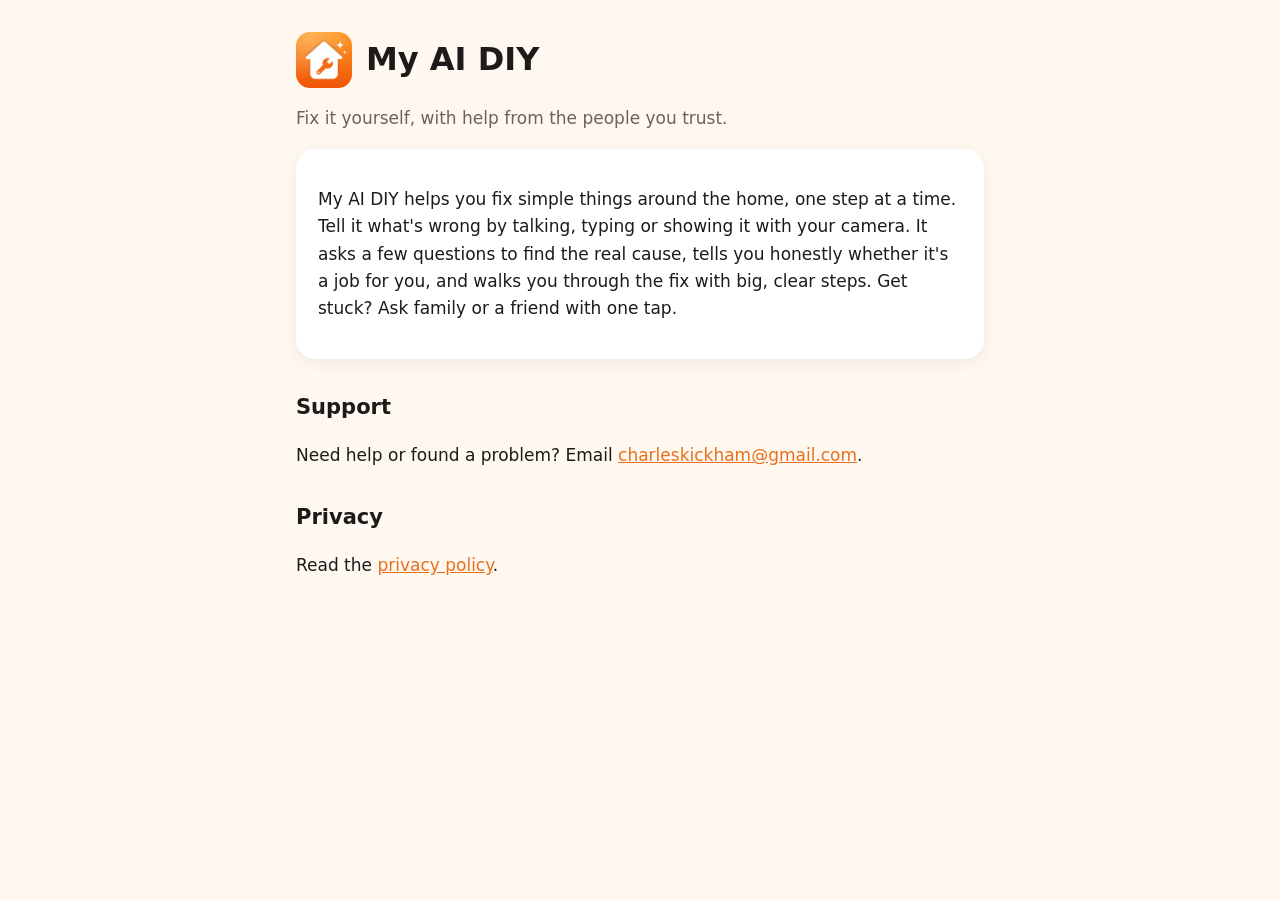
<file: index.html>
<!doctype html>
<html lang="en">
<head>
<meta charset="utf-8">
<meta name="viewport" content="width=device-width, initial-scale=1">
<title>My AI DIY – Support</title>
<link rel="stylesheet" href="style.css">
</head>
<body>
<main>
<header><img src="icon.png" alt=""><h1>My AI DIY</h1></header>
<p class="muted">Fix it yourself, with help from the people you trust.</p>
<div class="card">
<p>My AI DIY helps you fix simple things around the home, one step at a time. Tell it what's wrong by talking, typing or showing it with your camera. It asks a few questions to find the real cause, tells you honestly whether it's a job for you, and walks you through the fix with big, clear steps. Get stuck? Ask family or a friend with one tap.</p>
</div>
<h2>Support</h2>
<p>Need help or found a problem? Email <a href="mailto:charleskickham@gmail.com">charleskickham@gmail.com</a>.</p>
<h2>Privacy</h2>
<p>Read the <a href="privacy.html">privacy policy</a>.</p>
</main>
</body>
</html>
</file>
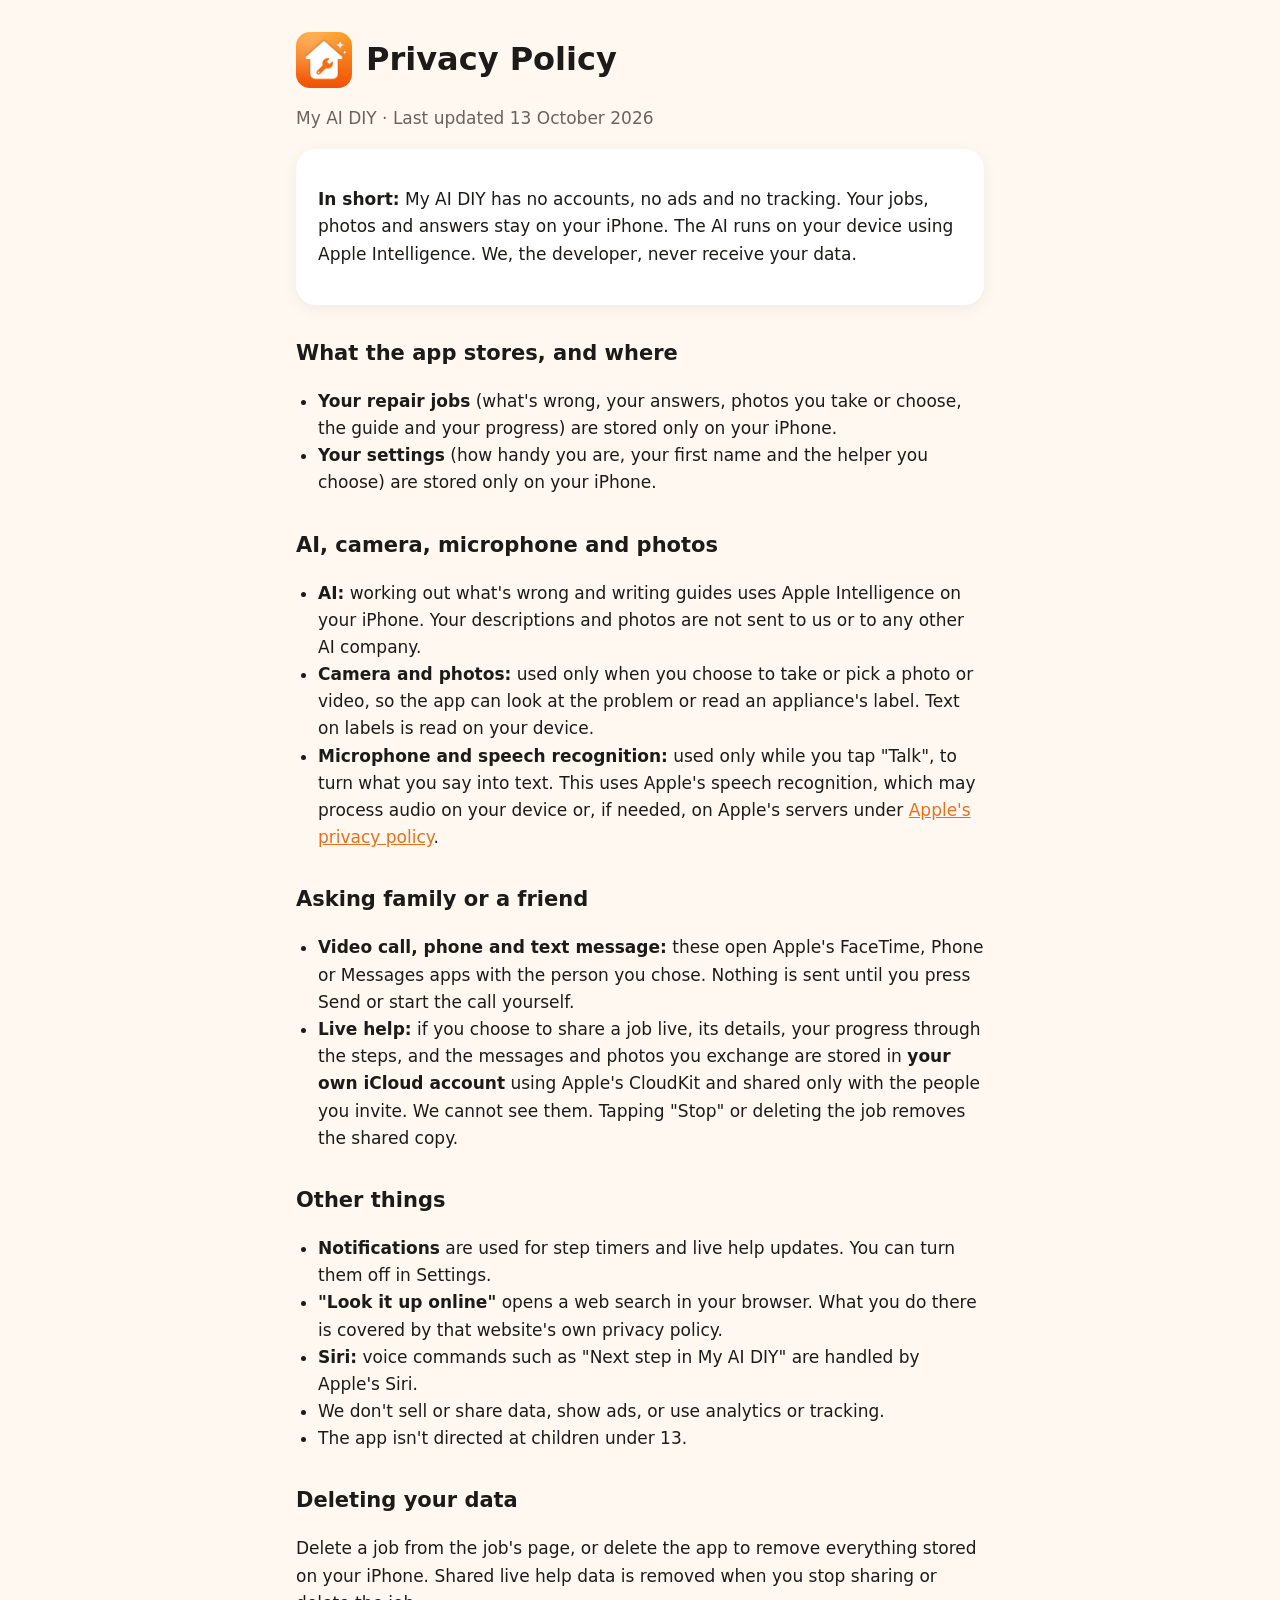
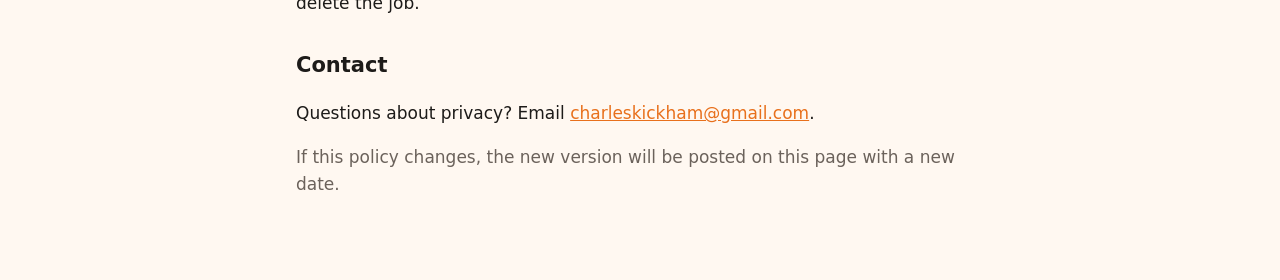
<file: privacy.html>
<!doctype html>
<html lang="en">
<head>
<meta charset="utf-8">
<meta name="viewport" content="width=device-width, initial-scale=1">
<title>My AI DIY – Privacy Policy</title>
<link rel="stylesheet" href="style.css">
</head>
<body>
<main>
<header><img src="icon.png" alt=""><h1>Privacy Policy</h1></header>
<p class="muted">My AI DIY · Last updated 13 October 2026</p>

<div class="card">
<p><strong>In short:</strong> My AI DIY has no accounts, no ads and no tracking. Your jobs, photos and answers stay on your iPhone. The AI runs on your device using Apple Intelligence. We, the developer, never receive your data.</p>
</div>

<h2>What the app stores, and where</h2>
<ul>
<li><strong>Your repair jobs</strong> (what's wrong, your answers, photos you take or choose, the guide and your progress) are stored only on your iPhone.</li>
<li><strong>Your settings</strong> (how handy you are, your first name and the helper you choose) are stored only on your iPhone.</li>
</ul>

<h2>AI, camera, microphone and photos</h2>
<ul>
<li><strong>AI:</strong> working out what's wrong and writing guides uses Apple Intelligence on your iPhone. Your descriptions and photos are not sent to us or to any other AI company.</li>
<li><strong>Camera and photos:</strong> used only when you choose to take or pick a photo or video, so the app can look at the problem or read an appliance's label. Text on labels is read on your device.</li>
<li><strong>Microphone and speech recognition:</strong> used only while you tap "Talk", to turn what you say into text. This uses Apple's speech recognition, which may process audio on your device or, if needed, on Apple's servers under <a href="https://www.apple.com/legal/privacy/">Apple's privacy policy</a>.</li>
</ul>

<h2>Asking family or a friend</h2>
<ul>
<li><strong>Video call, phone and text message:</strong> these open Apple's FaceTime, Phone or Messages apps with the person you chose. Nothing is sent until you press Send or start the call yourself.</li>
<li><strong>Live help:</strong> if you choose to share a job live, its details, your progress through the steps, and the messages and photos you exchange are stored in <strong>your own iCloud account</strong> using Apple's CloudKit and shared only with the people you invite. We cannot see them. Tapping "Stop" or deleting the job removes the shared copy.</li>
</ul>

<h2>Other things</h2>
<ul>
<li><strong>Notifications</strong> are used for step timers and live help updates. You can turn them off in Settings.</li>
<li><strong>"Look it up online"</strong> opens a web search in your browser. What you do there is covered by that website's own privacy policy.</li>
<li><strong>Siri:</strong> voice commands such as "Next step in My AI DIY" are handled by Apple's Siri.</li>
<li>We don't sell or share data, show ads, or use analytics or tracking.</li>
<li>The app isn't directed at children under 13.</li>
</ul>

<h2>Deleting your data</h2>
<p>Delete a job from the job's page, or delete the app to remove everything stored on your iPhone. Shared live help data is removed when you stop sharing or delete the job.</p>

<h2>Contact</h2>
<p>Questions about privacy? Email <a href="mailto:charleskickham@gmail.com">charleskickham@gmail.com</a>.</p>
<p class="muted">If this policy changes, the new version will be posted on this page with a new date.</p>
</main>
</body>
</html>
</file>
<file: style.css>
:root { --bg:#fff8f1; --card:#ffffff; --text:#1d1b19; --muted:#6b625b; --accent:#e8701c; }
@media (prefers-color-scheme: dark) { :root { --bg:#1c1714; --card:#2a2420; --text:#f4eee9; --muted:#b5aaa1; --accent:#ff9a4a; } }
* { box-sizing: border-box; }
body { margin:0; background:var(--bg); color:var(--text); font:17px/1.6 -apple-system, BlinkMacSystemFont, "SF Pro Rounded", system-ui, sans-serif; }
main { max-width: 720px; margin: 0 auto; padding: 32px 16px 64px; }
header { display:flex; align-items:center; gap:14px; margin-bottom: 8px; }
header img { width:56px; height:56px; border-radius:14px; }
h1 { font-size: 32px; margin: 0; }
h2 { font-size: 21px; margin-top: 32px; }
.card { background:var(--card); border-radius:20px; padding:20px 22px; margin:16px 0; box-shadow:0 4px 16px rgba(0,0,0,.06); }
.muted { color:var(--muted); }
a { color:var(--accent); }
ul { padding-left: 22px; }
</file>
